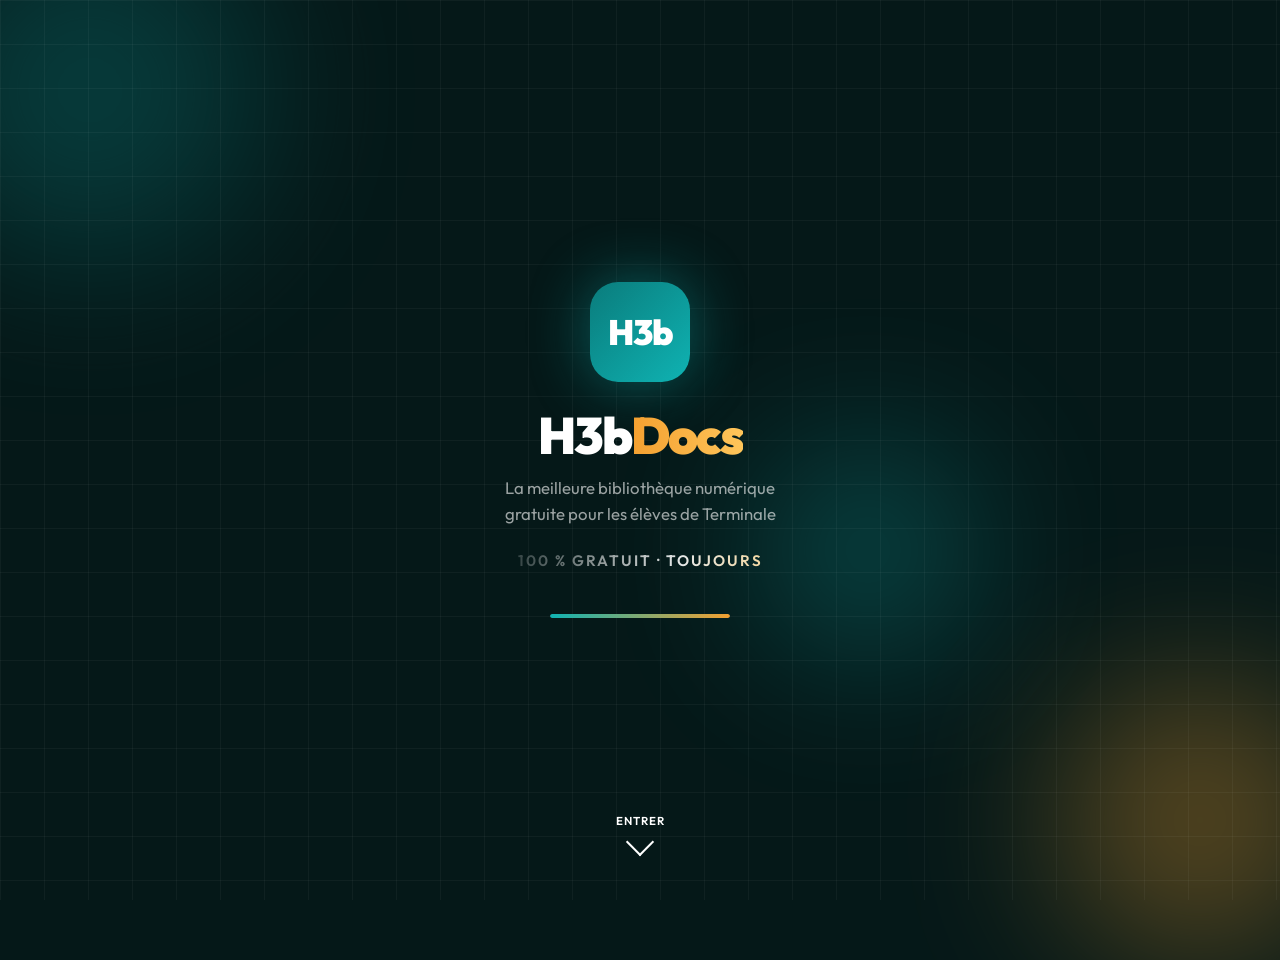
<file: index.html>
<!DOCTYPE html>
<html lang="fr">
<head>
  <meta charset="UTF-8">
  <meta name="viewport" content="width=device-width, initial-scale=1.0">
  <title>H3bDocs</title>
  <link rel="preconnect" href="https://fonts.googleapis.com">
  <link href="https://fonts.googleapis.com/css2?family=Outfit:wght@400;700;800;900&display=swap" rel="stylesheet">
  <style>
    *, *::before, *::after { box-sizing: border-box; margin: 0; padding: 0; }

    :root {
      --teal:      #0a7c7c;
      --teal-l:    #0fb3b3;
      --gold:      #f4a030;
      --gold-l:    #ffc55a;
    }

    body {
      font-family: 'Outfit', sans-serif;
      background: #051818;
      color: #fff;
      min-height: 100vh;
      display: flex;
      flex-direction: column;
      align-items: center;
      justify-content: center;
      overflow: hidden;
      position: relative;
    }

    /* ── background blobs ── */
    .blob {
      position: absolute;
      border-radius: 50%;
      filter: blur(80px);
      opacity: .35;
      animation: drift 8s ease-in-out infinite alternate;
    }
    .blob-1 { width: 340px; height: 340px; background: var(--teal); top: -80px; left: -80px; animation-delay: 0s; }
    .blob-2 { width: 280px; height: 280px; background: var(--gold); bottom: -60px; right: -60px; animation-delay: 2s; }
    .blob-3 { width: 200px; height: 200px; background: var(--teal-l); top: 50%; left: 60%; animation-delay: 4s; }

    @keyframes drift {
      from { transform: translate(0, 0) scale(1); }
      to   { transform: translate(20px, 20px) scale(1.1); }
    }

    /* ── grid overlay ── */
    .grid {
      position: absolute;
      inset: 0;
      background-image:
        linear-gradient(rgba(255,255,255,.04) 1px, transparent 1px),
        linear-gradient(90deg, rgba(255,255,255,.04) 1px, transparent 1px);
      background-size: 44px 44px;
      pointer-events: none;
    }

    /* ── main content ── */
    .splash {
      position: relative;
      z-index: 2;
      display: flex;
      flex-direction: column;
      align-items: center;
      text-align: center;
      padding: 0 32px;
      gap: 0;
    }

    .logo-ring {
      width: 100px;
      height: 100px;
      border-radius: 28px;
      background: linear-gradient(135deg, var(--teal), var(--teal-l));
      display: flex;
      align-items: center;
      justify-content: center;
      font-size: 2.2rem;
      font-weight: 900;
      letter-spacing: -1px;
      box-shadow: 0 0 60px rgba(11,179,179,.45);
      animation: logoIn .7s cubic-bezier(.34,1.56,.64,1) both;
      margin-bottom: 28px;
    }

    @keyframes logoIn {
      from { opacity: 0; transform: scale(.5) rotate(-10deg); }
      to   { opacity: 1; transform: scale(1) rotate(0deg); }
    }

    .splash h1 {
      font-size: clamp(2.4rem, 12vw, 3.2rem);
      font-weight: 900;
      letter-spacing: -2px;
      line-height: 1;
      animation: fadeUp .6s .2s ease both;
    }

    .splash h1 .accent {
      background: linear-gradient(90deg, var(--gold), var(--gold-l));
      -webkit-background-clip: text;
      -webkit-text-fill-color: transparent;
      background-clip: text;
    }

    .tagline {
      margin-top: 14px;
      font-size: clamp(.9rem, 4vw, 1.05rem);
      font-weight: 400;
      color: rgba(255,255,255,.6);
      max-width: 300px;
      line-height: 1.55;
      animation: fadeUp .6s .35s ease both;
    }

    .shimmer-text {
      margin-top: 24px;
      font-size: clamp(.8rem, 3.5vw, .95rem);
      font-weight: 600;
      letter-spacing: 2px;
      text-transform: uppercase;
      background: linear-gradient(90deg, rgba(255,255,255,.2), rgba(255,255,255,.9), var(--gold-l), rgba(255,255,255,.2));
      background-size: 200%;
      -webkit-background-clip: text;
      -webkit-text-fill-color: transparent;
      background-clip: text;
      animation: shimmer 2.5s linear infinite, fadeUp .6s .5s ease both;
    }

    @keyframes shimmer {
      from { background-position: 200% center; }
      to   { background-position: -200% center; }
    }

    /* ── progress bar ── */
    .progress-wrap {
      margin-top: 44px;
      width: 180px;
      height: 4px;
      background: rgba(255,255,255,.12);
      border-radius: 100px;
      overflow: hidden;
      animation: fadeUp .5s .6s ease both;
    }
    .progress-bar {
      height: 100%;
      width: 0%;
      background: linear-gradient(90deg, var(--teal-l), var(--gold));
      border-radius: 100px;
      animation: fill 5.5s linear forwards;
    }

    @keyframes fill {
      to { width: 100%; }
    }

    /* ── arrow bounce ── */
    .arrow-wrap {
      position: absolute;
      bottom: 48px;
      display: flex;
      flex-direction: column;
      align-items: center;
      gap: 4px;
      opacity: .5;
      animation: fadeUp .5s .8s ease both;
      cursor: pointer;
    }
    .arrow-wrap span { font-size: .72rem; font-weight: 600; letter-spacing: 1px; text-transform: uppercase; }
    .chevron {
      width: 20px;
      height: 20px;
      border-right: 2.5px solid #fff;
      border-bottom: 2.5px solid #fff;
      transform: rotate(45deg);
      animation: bounce 1.4s ease-in-out infinite;
    }
    @keyframes bounce {
      0%, 100% { transform: rotate(45deg) translateY(0); }
      50%       { transform: rotate(45deg) translateY(6px); }
    }

    @keyframes fadeUp {
      from { opacity: 0; transform: translateY(16px); }
      to   { opacity: 1; transform: translateY(0); }
    }
  </style>
</head>
<body>

  <div class="blob blob-1"></div>
  <div class="blob blob-2"></div>
  <div class="blob blob-3"></div>
  <div class="grid"></div>

  <div class="splash">
    <div class="logo-ring">H3b</div>

    <h1>H3b<span class="accent">Docs</span></h1>
    <p class="tagline">La meilleure bibliothèque numérique gratuite pour les élèves de Terminale</p>

    <div class="shimmer-text">100 % gratuit · Toujours</div>

    <div class="progress-wrap">
      <div class="progress-bar"></div>
    </div>
  </div>

  <div class="arrow-wrap" onclick="go()">
    <span>Entrer</span>
    <div class="chevron"></div>
  </div>

  <script>
    // Auto-redirect after 6s
    const timer = setTimeout(go, 6000);

    function go() {
      clearTimeout(timer);
      document.body.style.transition = 'opacity .4s ease';
      document.body.style.opacity = '0';
      setTimeout(() => window.location.href = 'fUpload.html', 400);
    }

    document.querySelector('.arrow-wrap').addEventListener('click', go);
  </script>
</body>
</html>
</file>
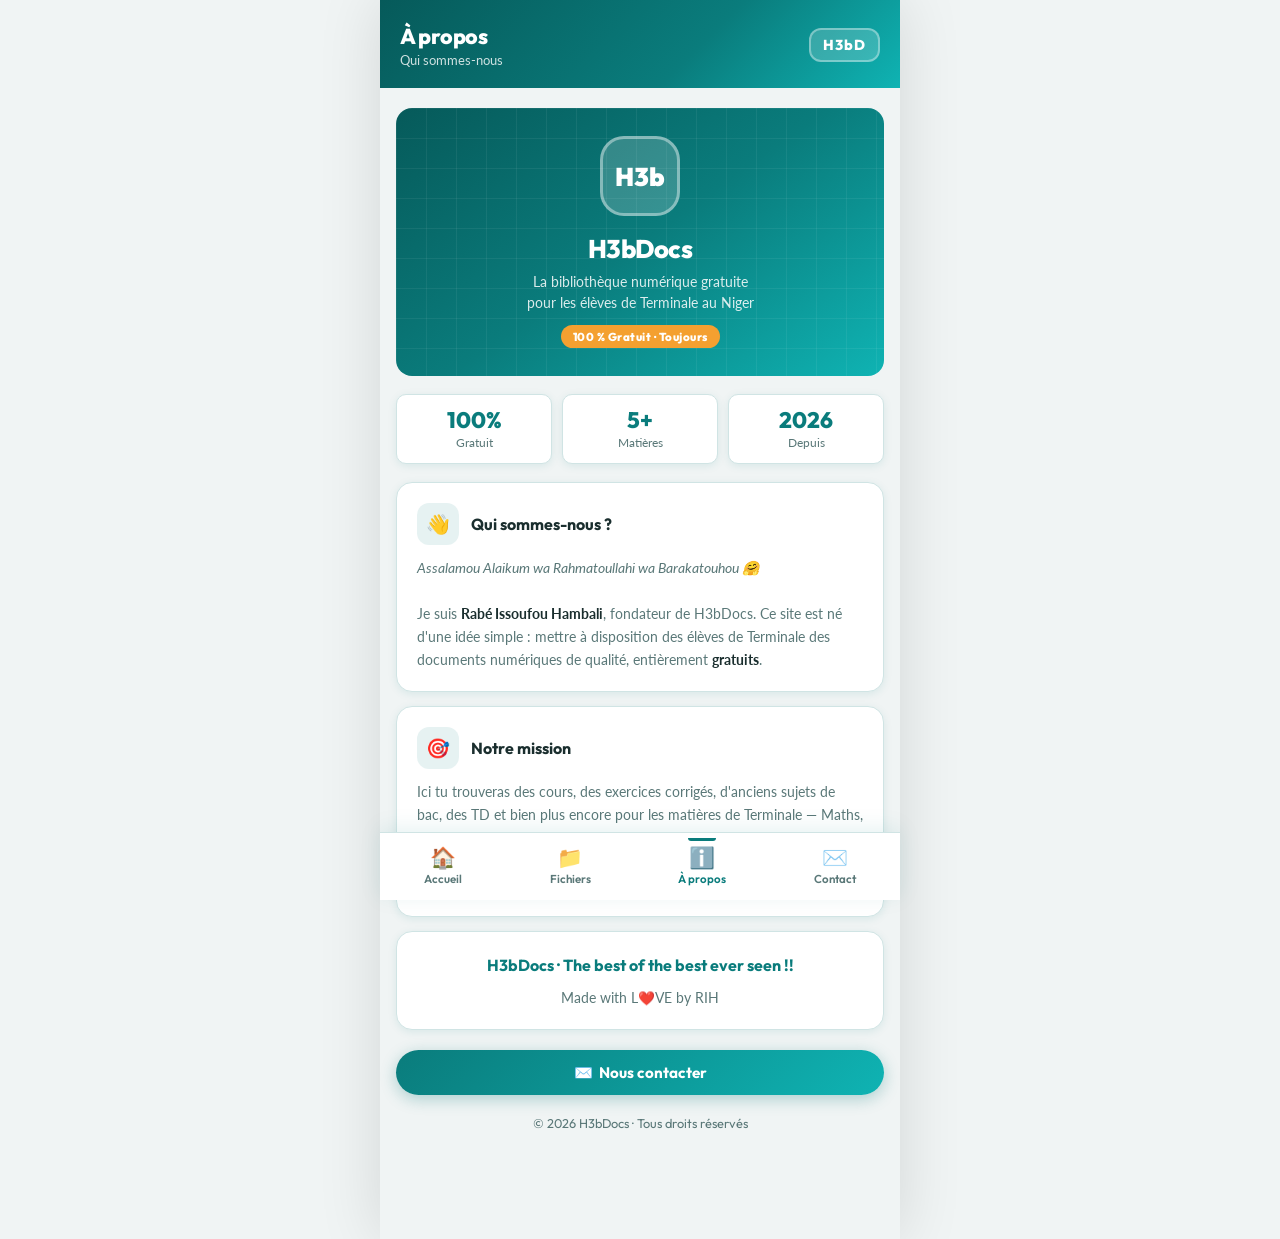
<file: apropos.html>
<!DOCTYPE html>
<html lang="fr">
<head>
  <meta charset="UTF-8">
  <meta name="viewport" content="width=device-width, initial-scale=1.0">
  <title>H3bDocs — À propos</title>
  <link rel="preconnect" href="https://fonts.googleapis.com">
  <link href="https://fonts.googleapis.com/css2?family=Outfit:wght@400;500;600;700;800&family=Lato:wght@400;700&display=swap" rel="stylesheet">
  <link rel="stylesheet" href="shared.css">
  <style>

    /* ── hero card ── */
    .about-hero {
      background: linear-gradient(145deg, var(--teal-dark), var(--teal), var(--teal-light));
      border-radius: var(--radius);
      padding: 28px 24px;
      color: #fff;
      text-align: center;
      position: relative;
      overflow: hidden;
      margin-bottom: 18px;
    }
    .about-hero::before {
      content: '';
      position: absolute;
      inset: 0;
      background-image:
        linear-gradient(rgba(255,255,255,.06) 1px, transparent 1px),
        linear-gradient(90deg, rgba(255,255,255,.06) 1px, transparent 1px);
      background-size: 30px 30px;
      pointer-events: none;
    }
    .about-avatar {
      width: 80px;
      height: 80px;
      border-radius: 24px;
      background: rgba(255,255,255,.18);
      border: 3px solid rgba(255,255,255,.4);
      display: flex;
      align-items: center;
      justify-content: center;
      font-family: var(--font);
      font-weight: 900;
      font-size: 1.6rem;
      margin: 0 auto 16px;
      position: relative;
      z-index: 1;
    }
    .about-hero h1 {
      font-family: var(--font);
      font-size: 1.6rem;
      font-weight: 800;
      letter-spacing: -.5px;
      margin-bottom: 6px;
      position: relative;
      z-index: 1;
    }
    .about-hero p {
      font-size: .88rem;
      opacity: .85;
      line-height: 1.5;
      position: relative;
      z-index: 1;
    }
    .gold-tag {
      display: inline-block;
      background: var(--gold);
      color: #fff;
      font-family: var(--font);
      font-weight: 800;
      font-size: .72rem;
      padding: 4px 12px;
      border-radius: 50px;
      margin-top: 12px;
      letter-spacing: .5px;
      position: relative;
      z-index: 1;
    }

    /* ── info blocks ── */
    .info-card {
      background: var(--surface);
      border-radius: var(--radius);
      padding: 20px;
      border: 1.5px solid var(--border);
      box-shadow: var(--shadow-sm);
      margin-bottom: 14px;
    }
    .info-card-header {
      display: flex;
      align-items: center;
      gap: 12px;
      margin-bottom: 12px;
    }
    .info-icon {
      width: 42px;
      height: 42px;
      border-radius: 12px;
      background: rgba(10,124,124,.1);
      display: flex;
      align-items: center;
      justify-content: center;
      font-size: 1.2rem;
      flex-shrink: 0;
    }
    .info-card h3 {
      font-family: var(--font);
      font-size: 1rem;
      font-weight: 700;
    }
    .info-card p {
      font-size: .87rem;
      color: var(--text-muted);
      line-height: 1.65;
    }
    .info-card p strong { color: var(--text); }

    /* ── stats row ── */
    .stats-row {
      display: grid;
      grid-template-columns: repeat(3, 1fr);
      gap: 10px;
      margin-bottom: 18px;
    }
    .stat-box {
      background: var(--surface);
      border: 1.5px solid var(--border);
      border-radius: var(--radius-sm);
      padding: 14px 8px;
      text-align: center;
      box-shadow: var(--shadow-sm);
    }
    .stat-box .stat-n {
      font-family: var(--font);
      font-size: 1.4rem;
      font-weight: 800;
      color: var(--teal);
      line-height: 1;
    }
    .stat-box .stat-l {
      font-size: .72rem;
      color: var(--text-muted);
      margin-top: 4px;
    }
  </style>
</head>
<body>

  <!-- HEADER -->
  <header class="h3b-header">
    <div class="h3b-header-left">
      <h1>À propos</h1>
      <p>Qui sommes-nous</p>
    </div>
    <div class="h3b-logo-badge">H3bD</div>
  </header>

  <!-- MAIN CONTENT -->
  <main class="h3b-content">

    <!-- Hero card -->
    <div class="about-hero fade-up fade-up-1">
      <div class="about-avatar">H3b</div>
      <h1>H3bDocs</h1>
      <p>La bibliothèque numérique gratuite<br>pour les élèves de Terminale au Niger</p>
      <div class="gold-tag">100 % Gratuit · Toujours</div>
    </div>

    <!-- Stats -->
    <div class="stats-row fade-up fade-up-2">
      <div class="stat-box">
        <div class="stat-n">100%</div>
        <div class="stat-l">Gratuit</div>
      </div>
      <div class="stat-box">
        <div class="stat-n">5+</div>
        <div class="stat-l">Matières</div>
      </div>
      <div class="stat-box">
        <div class="stat-n">2026</div>
        <div class="stat-l">Depuis</div>
      </div>
    </div>

    <!-- Qui sommes-nous -->
    <div class="info-card fade-up fade-up-2">
      <div class="info-card-header">
        <div class="info-icon">👋</div>
        <h3>Qui sommes-nous ?</h3>
      </div>
      <p>
        <em>Assalamou Alaikum wa Rahmatoullahi wa Barakatouhou 🤗</em><br><br>
        Je suis <strong>Rabé Issoufou Hambali</strong>, fondateur de H3bDocs. Ce site est né d'une idée simple : mettre à disposition des élèves de Terminale des documents numériques de qualité, entièrement <strong>gratuits</strong>.
      </p>
    </div>

    <!-- Mission -->
    <div class="info-card fade-up fade-up-3">
      <div class="info-card-header">
        <div class="info-icon">🎯</div>
        <h3>Notre mission</h3>
      </div>
      <p>
        Ici tu trouveras des cours, des exercices corrigés, d'anciens sujets de bac, des TD et bien plus encore pour les matières de Terminale — Maths, PC, Français, Philo, Anglais, Dessin et autres.
        <br><br>
        <strong>Profitez-en 😋 et bonne chance à nous tous 💁🏽‍♂️ — à bientôt !</strong>
      </p>
    </div>

    <!-- Made with love -->
    <div class="info-card fade-up fade-up-4" style="text-align:center; cursor:default">
      <p style="font-family:var(--font); font-size:1rem; font-weight:700; color:var(--teal)">
        H3bDocs · The best of the best ever seen !!
      </p>
      <p style="margin-top:8px; font-size:.85rem; color:var(--text-muted)">Made with L❤️VE by RIH</p>
    </div>

    <!-- Contact CTA -->
    <a href="contact.html" class="h3b-btn h3b-btn-primary fade-up fade-up-5"
       style="width:100%; margin-top:6px; text-decoration:none; justify-content:center">
      ✉️ &nbsp;Nous contacter
    </a>

    <div class="h3b-footer">© 2026 H3bDocs · Tous droits réservés</div>
  </main>

  <!-- BOTTOM NAV -->
  <nav class="h3b-nav">
    <a href="fUpload.html">
      <span class="nav-icon">🏠</span>
      <span>Accueil</span>
    </a>
    <a href="files.html">
      <span class="nav-icon">📁</span>
      <span>Fichiers</span>
    </a>
    <a href="apropos.html" class="active">
      <span class="nav-icon">ℹ️</span>
      <span>À propos</span>
    </a>
    <a href="contact.html">
      <span class="nav-icon">✉️</span>
      <span>Contact</span>
    </a>
  </nav>

</body>
</html>
</file>
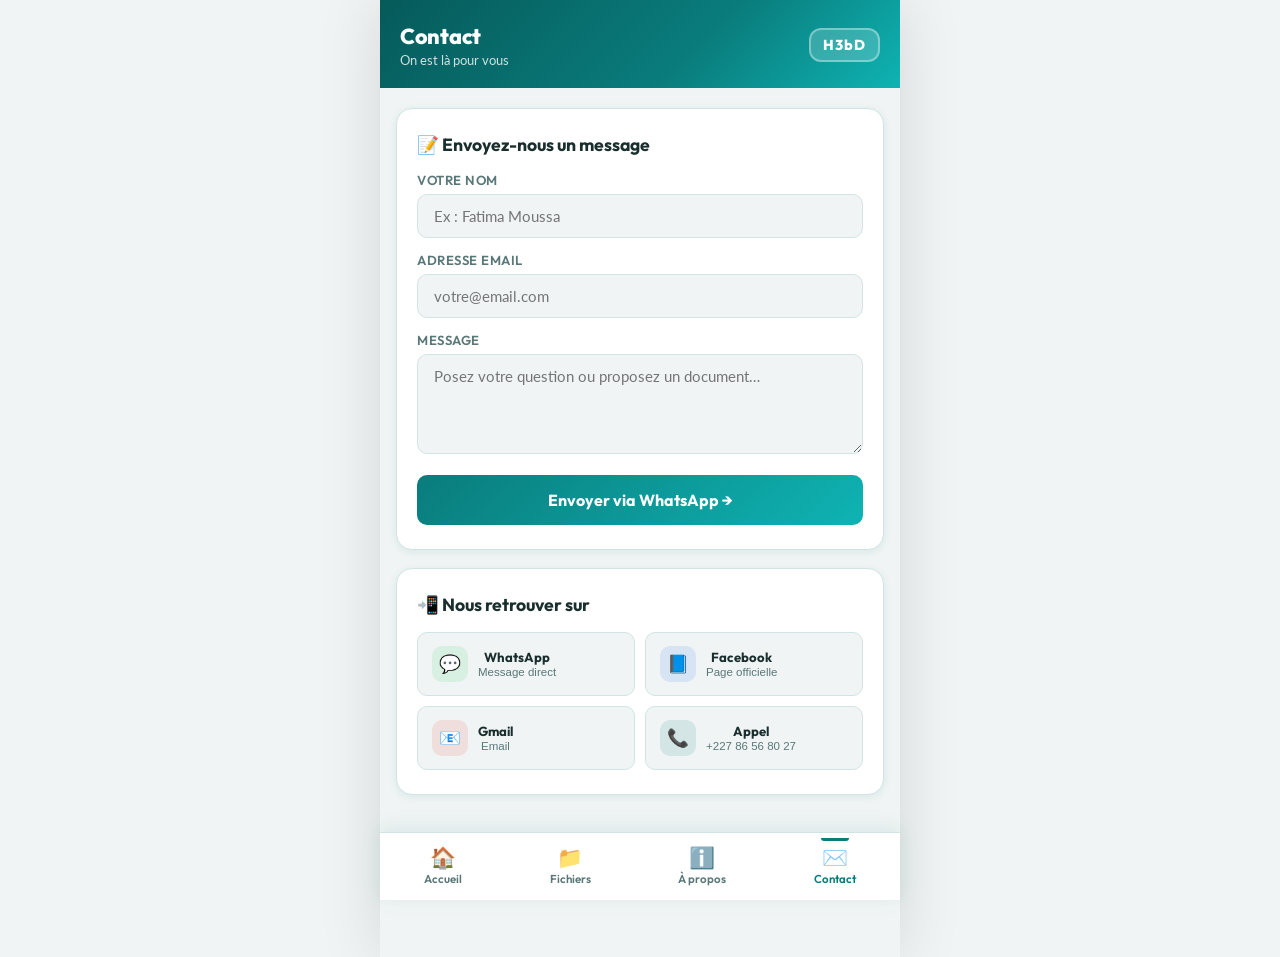
<file: contact.html>
<!DOCTYPE html>
<html lang="fr">
<head>
  <meta charset="UTF-8">
  <meta name="viewport" content="width=device-width, initial-scale=1.0">
  <title>H3bDocs — Contact</title>
  <link rel="preconnect" href="https://fonts.googleapis.com">
  <link href="https://fonts.googleapis.com/css2?family=Outfit:wght@400;500;600;700;800&family=Lato:wght@400;700&display=swap" rel="stylesheet">
  <link rel="stylesheet" href="shared.css">
  <style>
    .contact-card {
      background: var(--surface);
      border-radius: var(--radius);
      border: 1.5px solid var(--border);
      box-shadow: var(--shadow-sm);
      padding: 24px 20px;
      margin-bottom: 18px;
    }
    .contact-card h2 {
      font-family: var(--font);
      font-size: 1.1rem;
      font-weight: 700;
      margin-bottom: 16px;
      color: var(--text);
    }

    /* social buttons */
    .social-grid {
      display: grid;
      grid-template-columns: 1fr 1fr;
      gap: 10px;
    }
    .social-btn {
      display: flex;
      align-items: center;
      gap: 10px;
      padding: 13px 14px;
      border-radius: var(--radius-sm);
      border: 1.5px solid var(--border);
      background: var(--bg);
      cursor: pointer;
      transition: transform .15s, border-color .15s, box-shadow .15s;
      text-decoration: none;
      color: var(--text);
    }
    .social-btn:hover  { border-color: var(--teal); box-shadow: var(--shadow-sm); }
    .social-btn:active { transform: scale(.95); }
    .social-btn .soc-icon {
      width: 36px;
      height: 36px;
      border-radius: 10px;
      display: flex;
      align-items: center;
      justify-content: center;
      font-size: 1.1rem;
      flex-shrink: 0;
    }
    .social-btn .soc-label {
      font-family: var(--font);
      font-size: .82rem;
      font-weight: 700;
      line-height: 1.2;
    }
    .social-btn .soc-sub {
      font-size: .72rem;
      color: var(--text-muted);
    }

    /* send button state */
    .send-btn {
      width: 100%;
      padding: 15px;
      font-size: 1rem;
      border-radius: var(--radius-sm);
      border: none;
      background: linear-gradient(135deg, var(--teal), var(--teal-light));
      color: #fff;
      font-family: var(--font);
      font-weight: 700;
      cursor: pointer;
      transition: opacity .2s, transform .15s;
      margin-top: 4px;
    }
    .send-btn:active { transform: scale(.98); }
    .send-btn:hover  { opacity: .9; }
    .send-btn.sent {
      background: linear-gradient(135deg, #2a9d5c, #38c97a);
    }
  </style>
</head>
<body>

  <!-- HEADER -->
  <header class="h3b-header">
    <div class="h3b-header-left">
      <h1>Contact</h1>
      <p>On est là pour vous</p>
    </div>
    <div class="h3b-logo-badge">H3bD</div>
  </header>

  <!-- MAIN CONTENT -->
  <main class="h3b-content">

    <!-- Message form -->
    <div class="contact-card fade-up fade-up-1">
      <h2>📝 Envoyez-nous un message</h2>

      <div class="h3b-input-group">
        <label>Votre nom</label>
        <input type="text" id="name" placeholder="Ex : Fatima Moussa" required>
      </div>

      <div class="h3b-input-group">
        <label>Adresse email</label>
        <input type="email" id="email" placeholder="votre@email.com">
      </div>

      <div class="h3b-input-group">
        <label>Message</label>
        <textarea id="message" placeholder="Posez votre question ou proposez un document…"></textarea>
      </div>

      <button class="send-btn" id="sendBtn" onclick="sendViaWhatsApp()">
        Envoyer via WhatsApp →
      </button>
    </div>

    <!-- Social channels -->
    <div class="contact-card fade-up fade-up-2">
      <h2>📲 Nous retrouver sur</h2>
      <div class="social-grid">

        <button class="social-btn" onclick="contactWhatsApp()">
          <div class="soc-icon" style="background:rgba(37,211,102,.12)">💬</div>
          <div>
            <div class="soc-label">WhatsApp</div>
            <div class="soc-sub">Message direct</div>
          </div>
        </button>

        <button class="social-btn" onclick="contactFacebook()">
          <div class="soc-icon" style="background:rgba(24,119,242,.12)">📘</div>
          <div>
            <div class="soc-label">Facebook</div>
            <div class="soc-sub">Page officielle</div>
          </div>
        </button>

        <button class="social-btn" onclick="contactGmail()">
          <div class="soc-icon" style="background:rgba(234,67,53,.12)">📧</div>
          <div>
            <div class="soc-label">Gmail</div>
            <div class="soc-sub">Email</div>
          </div>
        </button>

        <button class="social-btn" onclick="contactPhone()">
          <div class="soc-icon" style="background:rgba(10,124,124,.12)">📞</div>
          <div>
            <div class="soc-label">Appel</div>
            <div class="soc-sub">+227 86 56 80 27</div>
          </div>
        </button>

      </div>
    </div>

    <div class="h3b-footer">© 2026 H3bDocs · Made with ❤️ by RIH</div>
  </main>

  <!-- BOTTOM NAV -->
  <nav class="h3b-nav">
    <a href="fUpload.html">
      <span class="nav-icon">🏠</span>
      <span>Accueil</span>
    </a>
    <a href="files.html">
      <span class="nav-icon">📁</span>
      <span>Fichiers</span>
    </a>
    <a href="apropos.html">
      <span class="nav-icon">ℹ️</span>
      <span>À propos</span>
    </a>
    <a href="contact.html" class="active">
      <span class="nav-icon">✉️</span>
      <span>Contact</span>
    </a>
  </nav>

  <script>
    function getFields() {
      return {
        name:    document.getElementById('name').value.trim(),
        email:   document.getElementById('email').value.trim(),
        message: document.getElementById('message').value.trim(),
      };
    }

    function sendViaWhatsApp() {
      const { name, message } = getFields();
      if (!name || !message) {
        alert('Merci de remplir au moins votre nom et votre message.');
        return;
      }
      const btn = document.getElementById('sendBtn');
      btn.textContent = '✓ Message envoyé !';
      btn.classList.add('sent');
      setTimeout(() => {
        btn.textContent = 'Envoyer via WhatsApp →';
        btn.classList.remove('sent');
      }, 3000);
      const text = `Bonjour, je suis ${name}.\n\n${message}`;
      window.open(`https://wa.me/+22786568027?text=${encodeURIComponent(text)}`, '_blank');
    }

    function contactWhatsApp() {
      const { name, message } = getFields();
      const text = name && message
        ? `Bonjour, je suis ${name}.\n\n${message}`
        : 'Bonjour !';
      window.open(`https://wa.me/+22786568027?text=${encodeURIComponent(text)}`, '_blank');
    }

    function contactFacebook() {
      window.open('https://www.facebook.com/profile.php?id=61557409352690', '_blank');
    }

    function contactGmail() {
      const { name, message, email } = getFields();
      const subject = name ? `Message de ${name}` : 'Contact H3bDocs';
      window.open(`mailto:hambalih3b@gmail.com?subject=${encodeURIComponent(subject)}&body=${encodeURIComponent(message)}`, '_blank');
    }

    function contactPhone() {
      window.open('tel:+22786568027', '_blank');
    }
  </script>
</body>
</html>
</file>
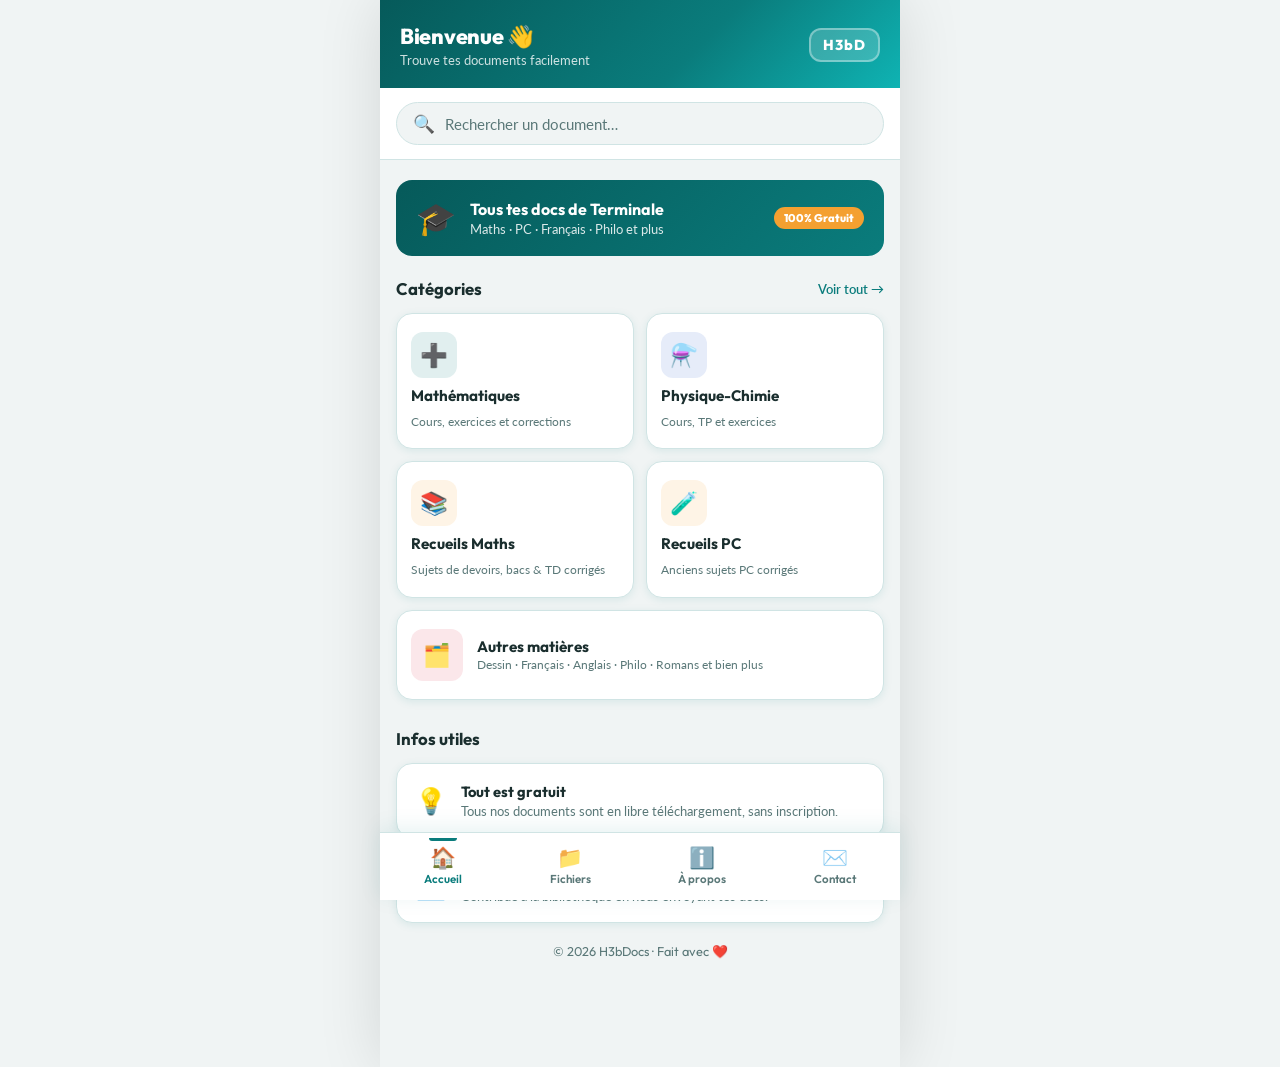
<file: fUpload.html>
<!DOCTYPE html>
<html lang="fr">
<head>
  <meta charset="UTF-8">
  <meta name="viewport" content="width=device-width, initial-scale=1.0">
  <title>H3bDocs — Accueil</title>
  <link rel="preconnect" href="https://fonts.googleapis.com">
  <link href="https://fonts.googleapis.com/css2?family=Outfit:wght@400;500;600;700;800&family=Lato:wght@400;700&display=swap" rel="stylesheet">
  <link rel="stylesheet" href="shared.css">
  <style>
    /* ── category cards ── */
    .cat-grid {
      display: grid;
      grid-template-columns: 1fr 1fr;
      gap: 12px;
    }

    .cat-card {
      background: var(--surface);
      border-radius: var(--radius);
      padding: 18px 14px;
      box-shadow: var(--shadow-sm);
      border: 1.5px solid var(--border);
      cursor: pointer;
      transition: transform .18s, box-shadow .18s, border-color .18s;
      display: flex;
      flex-direction: column;
      gap: 8px;
    }
    .cat-card:active { transform: scale(.95); }
    .cat-card:hover  { border-color: var(--teal); box-shadow: var(--shadow-md); }

    .cat-card.wide { grid-column: span 2; flex-direction: row; align-items: center; gap: 14px; }
    .cat-card.wide .cat-icon { flex-shrink: 0; }
    .cat-card.wide .cat-body { flex: 1; }

    .cat-icon {
      width: 46px;
      height: 46px;
      border-radius: 12px;
      display: flex;
      align-items: center;
      justify-content: center;
      font-size: 1.4rem;
    }

    .cat-card h3 {
      font-family: var(--font);
      font-size: .95rem;
      font-weight: 700;
      color: var(--text);
    }
    .cat-card p {
      font-size: .78rem;
      color: var(--text-muted);
      line-height: 1.4;
    }

    /* colour themes per category */
    .theme-teal  { background: rgba(10,124,124,.12); }
    .theme-gold  { background: rgba(244,160,48,.12); }
    .theme-blue  { background: rgba(51,102,204,.12); }
    .theme-green { background: rgba(34,139,90,.12); }
    .theme-rose  { background: rgba(220,60,80,.12); }
    .theme-teal  .cat-icon-emoji  { color: var(--teal); }

    /* ── banner ── */
    .banner {
      background: linear-gradient(135deg, var(--teal-dark), var(--teal));
      border-radius: var(--radius);
      padding: 18px 20px;
      color: #fff;
      display: flex;
      align-items: center;
      gap: 14px;
      margin-bottom: 22px;
    }
    .banner-emoji { font-size: 2rem; flex-shrink: 0; }
    .banner h2 { font-family: var(--font); font-size: 1rem; font-weight: 700; margin-bottom: 2px; }
    .banner p  { font-size: .8rem; opacity: .85; }
    .banner-badge {
      margin-left: auto;
      background: var(--gold);
      color: #fff;
      font-family: var(--font);
      font-size: .7rem;
      font-weight: 800;
      padding: 4px 10px;
      border-radius: 50px;
      white-space: nowrap;
      flex-shrink: 0;
    }
  </style>
</head>
<body>

  <!-- HEADER -->
  <header class="h3b-header">
    <div class="h3b-header-left">
      <h1>Bienvenue 👋</h1>
      <p>Trouve tes documents facilement</p>
    </div>
    <div class="h3b-logo-badge">H3bD</div>
  </header>

  <!-- SEARCH -->
  <div class="h3b-search">
    <div class="h3b-search-inner">
      <span>🔍</span>
      <input type="search" placeholder="Rechercher un document…" id="searchInput">
    </div>
  </div>

  <!-- MAIN CONTENT -->
  <main class="h3b-content">

    <!-- Banner -->
    <div class="banner fade-up fade-up-1">
      <div class="banner-emoji">🎓</div>
      <div>
        <h2>Tous tes docs de Terminale</h2>
        <p>Maths · PC · Français · Philo et plus</p>
      </div>
      <div class="banner-badge">100% Gratuit</div>
    </div>

    <!-- Categories -->
    <div class="h3b-section-title fade-up fade-up-2">
      <h2>Catégories</h2>
      <a href="files.html">Voir tout →</a>
    </div>

    <div class="cat-grid fade-up fade-up-2">

      <div class="cat-card" data-value="Maths" onclick="navigate(this)">
        <div class="cat-icon" style="background:rgba(10,124,124,.12)">➕</div>
        <h3>Mathématiques</h3>
        <p>Cours, exercices et corrections</p>
      </div>

      <div class="cat-card" data-value="PC" onclick="navigate(this)">
        <div class="cat-icon" style="background:rgba(51,102,204,.12)">⚗️</div>
        <h3>Physique-Chimie</h3>
        <p>Cours, TP et exercices</p>
      </div>

      <div class="cat-card" data-value="Recueils_Maths" onclick="navigate(this)">
        <div class="cat-icon" style="background:rgba(244,160,48,.12)">📚</div>
        <h3>Recueils Maths</h3>
        <p>Sujets de devoirs, bacs & TD corrigés</p>
      </div>

      <div class="cat-card" data-value="Recueils_Pc" onclick="navigate(this)">
        <div class="cat-icon" style="background:rgba(244,160,48,.12)">🧪</div>
        <h3>Recueils PC</h3>
        <p>Anciens sujets PC corrigés</p>
      </div>

      <div class="cat-card wide" data-value="Autres" onclick="navigate(this)">
        <div class="cat-icon" style="background:rgba(220,60,80,.12); width:52px; height:52px;">🗂️</div>
        <div class="cat-body">
          <h3>Autres matières</h3>
          <p>Dessin · Français · Anglais · Philo · Romans et bien plus</p>
        </div>
      </div>

    </div>

    <!-- Quick tips -->
    <div class="h3b-section-title fade-up fade-up-4" style="margin-top:28px">
      <h2>Infos utiles</h2>
    </div>

    <div style="display:flex; flex-direction:column; gap:10px;" class="fade-up fade-up-5">
      <div class="h3b-card" style="display:flex; align-items:center; gap:14px; cursor:default">
        <div style="font-size:1.6rem; flex-shrink:0">💡</div>
        <div>
          <p style="font-family:var(--font); font-weight:700; font-size:.92rem; margin-bottom:2px">Tout est gratuit</p>
          <p style="font-size:.8rem; color:var(--text-muted)">Tous nos documents sont en libre téléchargement, sans inscription.</p>
        </div>
      </div>
      <div class="h3b-card" style="display:flex; align-items:center; gap:14px; cursor:default" onclick="window.location.href='contact.html'">
        <div style="font-size:1.6rem; flex-shrink:0">📩</div>
        <div>
          <p style="font-family:var(--font); font-weight:700; font-size:.92rem; margin-bottom:2px">Proposer un document</p>
          <p style="font-size:.8rem; color:var(--text-muted)">Contribue à la bibliothèque en nous envoyant tes docs.</p>
        </div>
      </div>
    </div>

    <div class="h3b-footer">© 2026 H3bDocs · Fait avec ❤️</div>
  </main>

  <!-- BOTTOM NAV -->
  <nav class="h3b-nav">
    <a href="fUpload.html" class="active">
      <span class="nav-icon">🏠</span>
      <span>Accueil</span>
    </a>
    <a href="files.html">
      <span class="nav-icon">📁</span>
      <span>Fichiers</span>
    </a>
    <a href="apropos.html">
      <span class="nav-icon">ℹ️</span>
      <span>À propos</span>
    </a>
    <a href="contact.html">
      <span class="nav-icon">✉️</span>
      <span>Contact</span>
    </a>
  </nav>

  <script>
    function navigate(card) {
      const page = card.dataset.value;
      window.location.href = `docs/${page}`;
    }

    // Simple search filter
    document.getElementById('searchInput').addEventListener('input', function() {
      const q = this.value.toLowerCase();
      document.querySelectorAll('.cat-card').forEach(card => {
        const text = card.innerText.toLowerCase();
        card.style.opacity = text.includes(q) || q === '' ? '1' : '.35';
      });
    });
  </script>
</body>
</html>
</file>
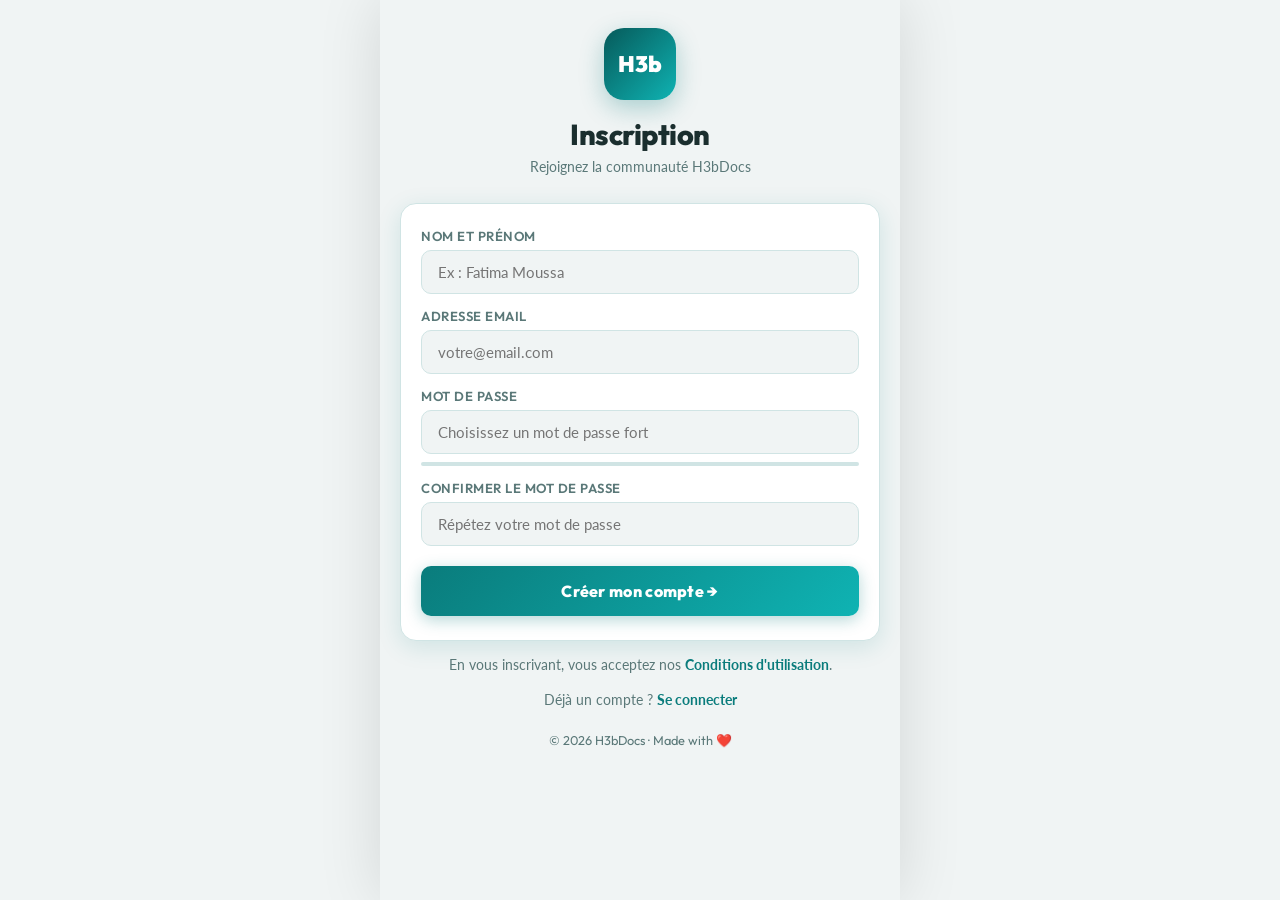
<file: signUp.html>
<!DOCTYPE html>
<html lang="fr">
<head>
  <meta charset="UTF-8">
  <meta name="viewport" content="width=device-width, initial-scale=1.0">
  <title>H3bDocs — Inscription</title>
  <link rel="preconnect" href="https://fonts.googleapis.com">
  <link href="https://fonts.googleapis.com/css2?family=Outfit:wght@400;500;600;700;800&family=Lato:wght@400;700&display=swap" rel="stylesheet">
  <link rel="stylesheet" href="shared.css">
  <style>
    body {
      justify-content: flex-start;
      padding-bottom: 40px;
    }

    .signup-wrap {
      width: 100%;
      padding: 28px 20px 40px;
      display: flex;
      flex-direction: column;
      gap: 0;
    }

    /* top badge */
    .signup-top {
      text-align: center;
      margin-bottom: 28px;
    }
    .signup-logo {
      width: 72px;
      height: 72px;
      border-radius: 20px;
      background: linear-gradient(135deg, var(--teal-dark), var(--teal-light));
      display: flex;
      align-items: center;
      justify-content: center;
      font-family: var(--font);
      font-weight: 900;
      font-size: 1.4rem;
      color: #fff;
      margin: 0 auto 16px;
      box-shadow: 0 8px 24px rgba(10,124,124,.3);
    }
    .signup-top h1 {
      font-family: var(--font);
      font-size: 1.8rem;
      font-weight: 800;
      letter-spacing: -.5px;
      color: var(--text);
      margin-bottom: 6px;
    }
    .signup-top p {
      font-size: .88rem;
      color: var(--text-muted);
    }

    /* form card */
    .signup-card {
      background: var(--surface);
      border-radius: var(--radius);
      border: 1.5px solid var(--border);
      box-shadow: var(--shadow-md);
      padding: 24px 20px;
      margin-bottom: 16px;
    }

    /* password strength */
    .strength-bar-wrap {
      height: 4px;
      background: var(--border);
      border-radius: 50px;
      margin-top: 8px;
      overflow: hidden;
    }
    .strength-bar {
      height: 100%;
      border-radius: 50px;
      width: 0%;
      transition: width .3s, background .3s;
    }
    .strength-label {
      font-size: .75rem;
      margin-top: 4px;
      font-family: var(--font);
      font-weight: 600;
    }

    /* submit */
    .submit-btn {
      width: 100%;
      padding: 15px;
      font-size: 1rem;
      border-radius: var(--radius-sm);
      border: none;
      background: linear-gradient(135deg, var(--teal), var(--teal-light));
      color: #fff;
      font-family: var(--font);
      font-weight: 800;
      cursor: pointer;
      box-shadow: 0 4px 16px rgba(10,124,124,.3);
      transition: opacity .2s, transform .15s, box-shadow .2s;
      letter-spacing: .3px;
    }
    .submit-btn:hover  { opacity: .92; box-shadow: 0 6px 24px rgba(10,124,124,.4); }
    .submit-btn:active { transform: scale(.98); }

    /* login link */
    .login-link {
      text-align: center;
      font-size: .85rem;
      color: var(--text-muted);
    }
    .login-link a {
      color: var(--teal);
      font-weight: 700;
      text-decoration: none;
    }

    /* checkmark anim */
    .success-msg {
      display: none;
      text-align: center;
      padding: 28px 20px;
    }
    .success-msg .check {
      font-size: 3.5rem;
      animation: popIn .5s cubic-bezier(.34,1.56,.64,1) both;
    }
    .success-msg h2 {
      font-family: var(--font);
      font-size: 1.3rem;
      font-weight: 800;
      margin: 14px 0 6px;
      color: var(--teal);
    }
    .success-msg p { color: var(--text-muted); font-size: .88rem; }

    @keyframes popIn {
      from { opacity: 0; transform: scale(.4); }
      to   { opacity: 1; transform: scale(1); }
    }
  </style>
</head>
<body>

  <div class="signup-wrap">

    <!-- Top -->
    <div class="signup-top fade-up fade-up-1">
      <div class="signup-logo">H3b</div>
      <h1>Inscription</h1>
      <p>Rejoignez la communauté H3bDocs</p>
    </div>

    <!-- Form card -->
    <div class="signup-card fade-up fade-up-2" id="formCard">

      <div class="h3b-input-group">
        <label>Nom et Prénom</label>
        <input type="text" id="fullname" placeholder="Ex : Fatima Moussa" required>
      </div>

      <div class="h3b-input-group">
        <label>Adresse email</label>
        <input type="email" id="email" placeholder="votre@email.com" required>
      </div>

      <div class="h3b-input-group">
        <label>Mot de passe</label>
        <input type="password" id="password" placeholder="Choisissez un mot de passe fort" required
               oninput="checkStrength(this.value)">
        <div class="strength-bar-wrap">
          <div class="strength-bar" id="strengthBar"></div>
        </div>
        <div class="strength-label" id="strengthLabel" style="color:var(--text-muted)"></div>
      </div>

      <div class="h3b-input-group" style="margin-bottom:20px">
        <label>Confirmer le mot de passe</label>
        <input type="password" id="password2" placeholder="Répétez votre mot de passe" required>
      </div>

      <button class="submit-btn" onclick="handleSubmit()">
        Créer mon compte →
      </button>
    </div>

    <!-- Success state (hidden) -->
    <div class="signup-card success-msg" id="successCard">
      <div class="check">✅</div>
      <h2>Compte créé !</h2>
      <p>Bienvenue dans la communauté H3bDocs.<br>Redirecton vers l'accueil…</p>
    </div>

    <!-- Privacy -->
    <p class="login-link fade-up fade-up-3">
      En vous inscrivant, vous acceptez nos <a href="#">Conditions d'utilisation</a>.
    </p>
    <br>
    <p class="login-link fade-up fade-up-4">
      Déjà un compte ? <a href="fUpload.html">Se connecter</a>
    </p>

    <div class="h3b-footer" style="padding-top:24px">© 2026 H3bDocs · Made with ❤️</div>
  </div>

  <script>
    function checkStrength(pw) {
      const bar   = document.getElementById('strengthBar');
      const label = document.getElementById('strengthLabel');
      let score   = 0;
      if (pw.length >= 8)                      score++;
      if (/[A-Z]/.test(pw))                    score++;
      if (/[0-9]/.test(pw))                    score++;
      if (/[^A-Za-z0-9]/.test(pw))            score++;

      const levels = [
        { w: '0%',   c: 'transparent', t: '' },
        { w: '25%',  c: '#e05555',     t: '🔴 Trop faible' },
        { w: '50%',  c: '#f4a030',     t: '🟡 Faible' },
        { w: '75%',  c: '#2a9d5c',     t: '🟢 Bon' },
        { w: '100%', c: '#0a7c7c',     t: '✅ Excellent !' },
      ];

      bar.style.width      = levels[score].w;
      bar.style.background = levels[score].c;
      label.textContent    = levels[score].t;
      label.style.color    = levels[score].c;
    }

    function handleSubmit() {
      const name  = document.getElementById('fullname').value.trim();
      const email = document.getElementById('email').value.trim();
      const pw    = document.getElementById('password').value;
      const pw2   = document.getElementById('password2').value;

      if (!name || !email || !pw) {
        alert('Veuillez remplir tous les champs.');
        return;
      }
      if (pw !== pw2) {
        alert('Les mots de passe ne correspondent pas.');
        return;
      }
      if (pw.length < 6) {
        alert('Le mot de passe doit faire au moins 6 caractères.');
        return;
      }

      // Show success
      document.getElementById('formCard').style.display = 'none';
      const suc = document.getElementById('successCard');
      suc.style.display = 'block';

      setTimeout(() => window.location.href = 'fUpload.html', 2800);
    }
  </script>
</body>
</html>
</file>
<file: shared.css>
/* ═══════════════════════════════════════════
   H3bDocs — Shared Design System
   ═══════════════════════════════════════════ */
@import url('https://fonts.googleapis.com/css2?family=Outfit:wght@400;500;600;700;800&family=Lato:wght@400;700&display=swap');

:root {
  --teal:       #0a7c7c;
  --teal-light: #0fb3b3;
  --teal-dark:  #065a5a;
  --gold:       #f4a030;
  --gold-light: #ffc55a;
  --bg:         #f0f4f4;
  --surface:    #ffffff;
  --surface2:   #e8f0f0;
  --text:       #1a2e2e;
  --text-muted: #5a7878;
  --border:     #d0e4e4;
  --danger:     #e05555;
  --shadow-sm:  0 2px 8px rgba(10,124,124,.10);
  --shadow-md:  0 6px 24px rgba(10,124,124,.14);
  --shadow-lg:  0 12px 40px rgba(10,124,124,.18);
  --radius:     16px;
  --radius-sm:  10px;
  --nav-h:      68px;
  --font:       'Outfit', sans-serif;
  --font-body:  'Lato', sans-serif;
}

*, *::before, *::after { box-sizing: border-box; margin: 0; padding: 0; }

html { scroll-behavior: smooth; }

body {
  font-family: var(--font-body);
  background: var(--bg);
  color: var(--text);
  min-height: 100vh;
  max-width: 520px;
  margin: 0 auto;
  box-shadow: 0 0 60px rgba(0,0,0,.12);
  position: relative;
  -webkit-tap-highlight-color: transparent;
  overflow-x: hidden;
}

/* ── HEADER ── */
.h3b-header {
  background: linear-gradient(135deg, var(--teal-dark) 0%, var(--teal) 60%, var(--teal-light) 100%);
  color: #fff;
  padding: 22px 20px 20px;
  display: flex;
  justify-content: space-between;
  align-items: center;
  position: sticky;
  top: 0;
  z-index: 50;
}
.h3b-header-left h1 {
  font-family: var(--font);
  font-size: 1.35rem;
  font-weight: 800;
  letter-spacing: -.3px;
}
.h3b-header-left p {
  font-size: .82rem;
  opacity: .8;
  margin-top: 2px;
}
.h3b-logo-badge {
  background: rgba(255,255,255,.18);
  border: 2px solid rgba(255,255,255,.35);
  border-radius: 12px;
  padding: 6px 12px;
  font-family: var(--font);
  font-weight: 800;
  font-size: .9rem;
  letter-spacing: 1px;
  color: #fff;
}

/* ── BOTTOM NAV ── */
.h3b-nav {
  position: fixed;
  bottom: 0;
  left: 50%;
  transform: translateX(-50%);
  width: 100%;
  max-width: 520px;
  height: var(--nav-h);
  background: var(--surface);
  border-top: 1px solid var(--border);
  display: flex;
  justify-content: space-around;
  align-items: center;
  z-index: 100;
  box-shadow: 0 -4px 20px rgba(10,124,124,.10);
}
.h3b-nav a {
  display: flex;
  flex-direction: column;
  align-items: center;
  gap: 4px;
  text-decoration: none;
  color: var(--text-muted);
  font-family: var(--font);
  font-size: .72rem;
  font-weight: 600;
  padding: 8px 18px;
  border-radius: var(--radius-sm);
  transition: color .2s, background .2s;
  position: relative;
}
.h3b-nav a.active,
.h3b-nav a:hover { color: var(--teal); }
.h3b-nav a .nav-icon {
  font-size: 1.3rem;
  line-height: 1;
}
.h3b-nav a.active::before {
  content: '';
  position: absolute;
  top: -1px;
  left: 50%;
  transform: translateX(-50%);
  width: 28px;
  height: 3px;
  background: var(--teal);
  border-radius: 0 0 4px 4px;
}

/* ── SEARCH ── */
.h3b-search {
  padding: 14px 16px;
  background: var(--surface);
  border-bottom: 1px solid var(--border);
}
.h3b-search-inner {
  display: flex;
  align-items: center;
  gap: 10px;
  background: var(--bg);
  border: 1.5px solid var(--border);
  border-radius: 50px;
  padding: 10px 16px;
  transition: border-color .2s;
}
.h3b-search-inner:focus-within { border-color: var(--teal); }
.h3b-search-inner span { font-size: 1.1rem; }
.h3b-search-inner input {
  border: none;
  background: transparent;
  outline: none;
  font-family: var(--font-body);
  font-size: .95rem;
  color: var(--text);
  width: 100%;
}
.h3b-search-inner input::placeholder { color: var(--text-muted); }

/* ── SECTION TITLE ── */
.h3b-section-title {
  display: flex;
  justify-content: space-between;
  align-items: center;
  margin-bottom: 14px;
}
.h3b-section-title h2 {
  font-family: var(--font);
  font-size: 1.05rem;
  font-weight: 700;
  color: var(--text);
}
.h3b-section-title a {
  color: var(--teal);
  font-size: .82rem;
  text-decoration: none;
  font-weight: 600;
}

/* ── BUTTONS ── */
.h3b-btn {
  display: inline-flex;
  align-items: center;
  justify-content: center;
  gap: 8px;
  font-family: var(--font);
  font-weight: 700;
  font-size: .95rem;
  padding: 13px 28px;
  border-radius: 50px;
  border: none;
  cursor: pointer;
  transition: transform .15s, box-shadow .15s, opacity .15s;
  text-decoration: none;
}
.h3b-btn:active { transform: scale(.96); }
.h3b-btn-primary {
  background: linear-gradient(135deg, var(--teal), var(--teal-light));
  color: #fff;
  box-shadow: 0 4px 16px rgba(10,124,124,.3);
}
.h3b-btn-primary:hover { box-shadow: 0 6px 24px rgba(10,124,124,.4); }
.h3b-btn-gold {
  background: linear-gradient(135deg, var(--gold), var(--gold-light));
  color: #fff;
  box-shadow: 0 4px 16px rgba(244,160,48,.3);
}
.h3b-btn-outline {
  background: transparent;
  border: 2px solid var(--teal);
  color: var(--teal);
}

/* ── INPUTS ── */
.h3b-input-group {
  margin-bottom: 14px;
  text-align: left;
}
.h3b-input-group label {
  display: block;
  font-family: var(--font);
  font-size: .82rem;
  font-weight: 600;
  color: var(--text-muted);
  margin-bottom: 6px;
  text-transform: uppercase;
  letter-spacing: .5px;
}
.h3b-input-group input,
.h3b-input-group textarea {
  width: 100%;
  padding: 12px 16px;
  border: 1.5px solid var(--border);
  border-radius: var(--radius-sm);
  background: var(--bg);
  color: var(--text);
  font-family: var(--font-body);
  font-size: .95rem;
  outline: none;
  transition: border-color .2s, box-shadow .2s;
}
.h3b-input-group input:focus,
.h3b-input-group textarea:focus {
  border-color: var(--teal);
  box-shadow: 0 0 0 3px rgba(10,124,124,.12);
}
.h3b-input-group textarea { resize: vertical; min-height: 100px; }

/* ── CARD ── */
.h3b-card {
  background: var(--surface);
  border-radius: var(--radius);
  padding: 18px;
  box-shadow: var(--shadow-sm);
  border: 1px solid var(--border);
  transition: transform .2s, box-shadow .2s;
  cursor: pointer;
}
.h3b-card:active { transform: scale(.97); box-shadow: var(--shadow-md); }

/* ── FOOTER ── */
.h3b-footer {
  text-align: center;
  padding: 20px;
  font-size: .8rem;
  color: var(--text-muted);
  font-family: var(--font);
}

/* ── PAGE CONTENT WRAPPER ── */
.h3b-content {
  padding: 20px 16px;
  padding-bottom: calc(var(--nav-h) + 20px);
}

/* ── FADE-IN ANIMATION ── */
@keyframes fadeUp {
  from { opacity: 0; transform: translateY(18px); }
  to   { opacity: 1; transform: translateY(0); }
}
.fade-up { animation: fadeUp .45s ease both; }
.fade-up-1 { animation-delay: .05s; }
.fade-up-2 { animation-delay: .12s; }
.fade-up-3 { animation-delay: .20s; }
.fade-up-4 { animation-delay: .28s; }
.fade-up-5 { animation-delay: .36s; }
</file>
